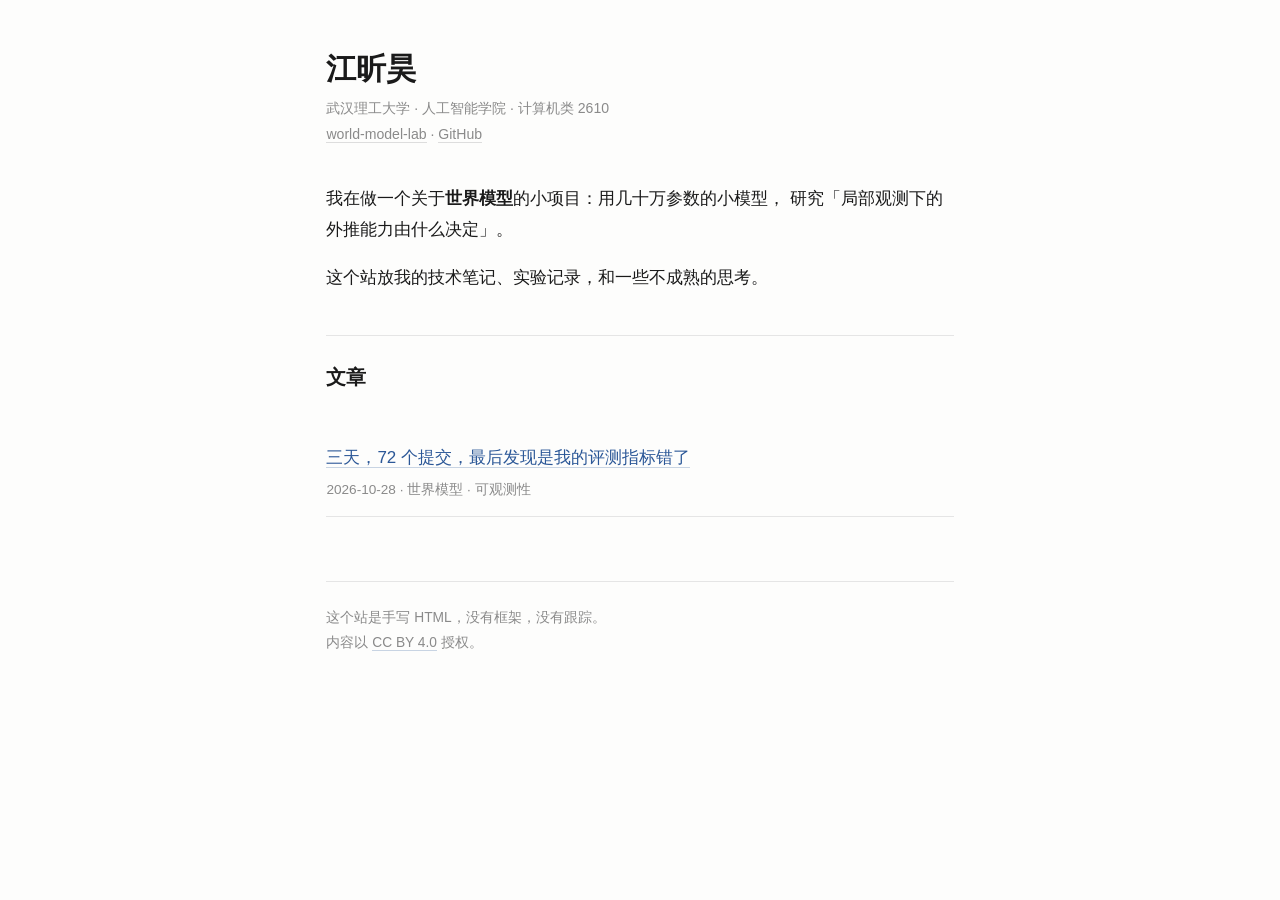
<file: index.html>
<!doctype html>
<html lang="zh-CN">
<head>
<meta charset="utf-8">
<meta name="viewport" content="width=device-width, initial-scale=1">
<title>江昕昊</title>
<meta name="description" content="关于世界模型、可观测性和其他。">
<link rel="stylesheet" href="/style.css">
</head>
<body>

<h1>江昕昊</h1>
<p class="meta">武汉理工大学 · 人工智能学院 · 计算机类 2610<br>
<a href="https://github.com/jiang270331/world-model-lab">world-model-lab</a> ·
<a href="https://github.com/jiang270331">GitHub</a></p>

<p>我在做一个关于<strong>世界模型</strong>的小项目：用几十万参数的小模型，
研究「局部观测下的外推能力由什么决定」。</p>

<p>这个站放我的技术笔记、实验记录，和一些不成熟的思考。</p>

<h2>文章</h2>
<ul class="postlist">
<li><a href="/blog/metric-mistake.html">三天，72 个提交，最后发现是我的评测指标错了</a>
<span class="d">2026-10-28 · 世界模型 · 可观测性</span></li>
</ul>

<footer>
<p>这个站是手写 HTML，没有框架，没有跟踪。<br>
内容以 <a href="https://creativecommons.org/licenses/by/4.0/deed.zh">CC BY 4.0</a> 授权。</p>
</footer>

</body>
</html>
</file>
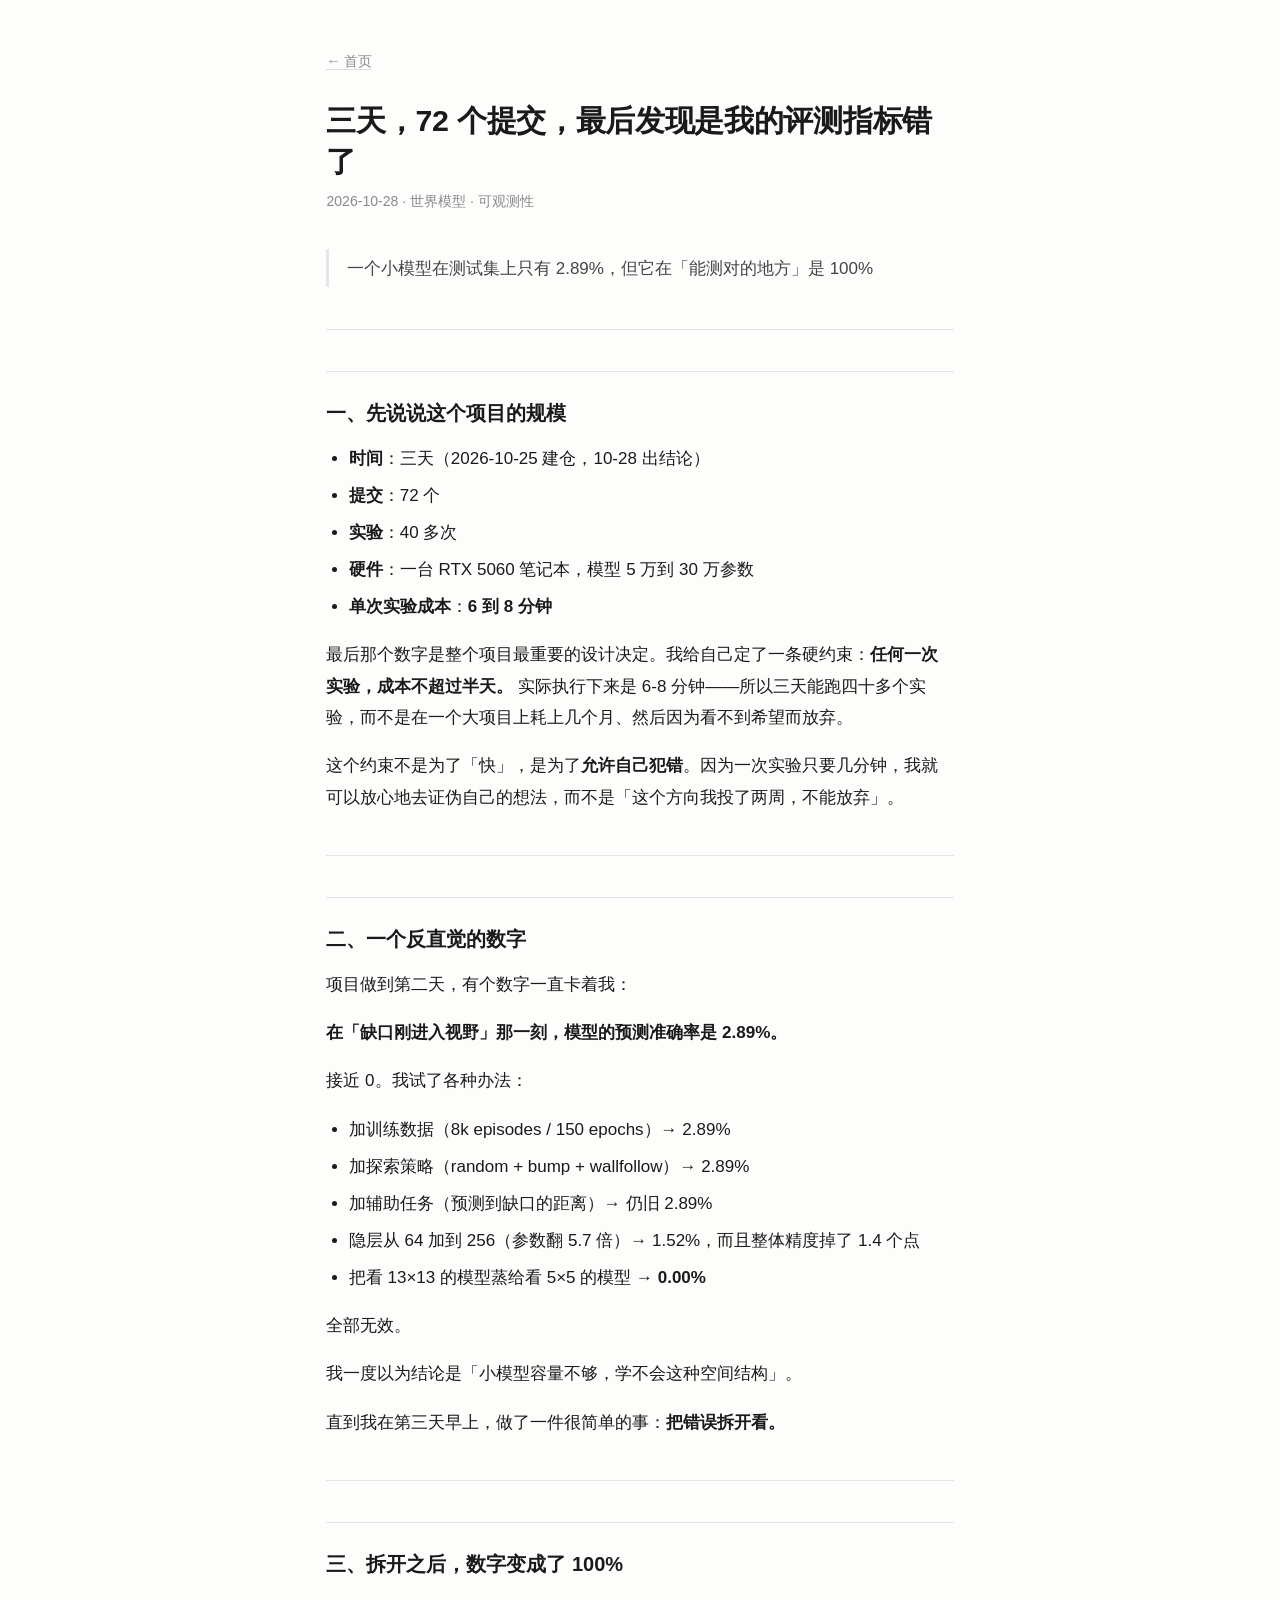
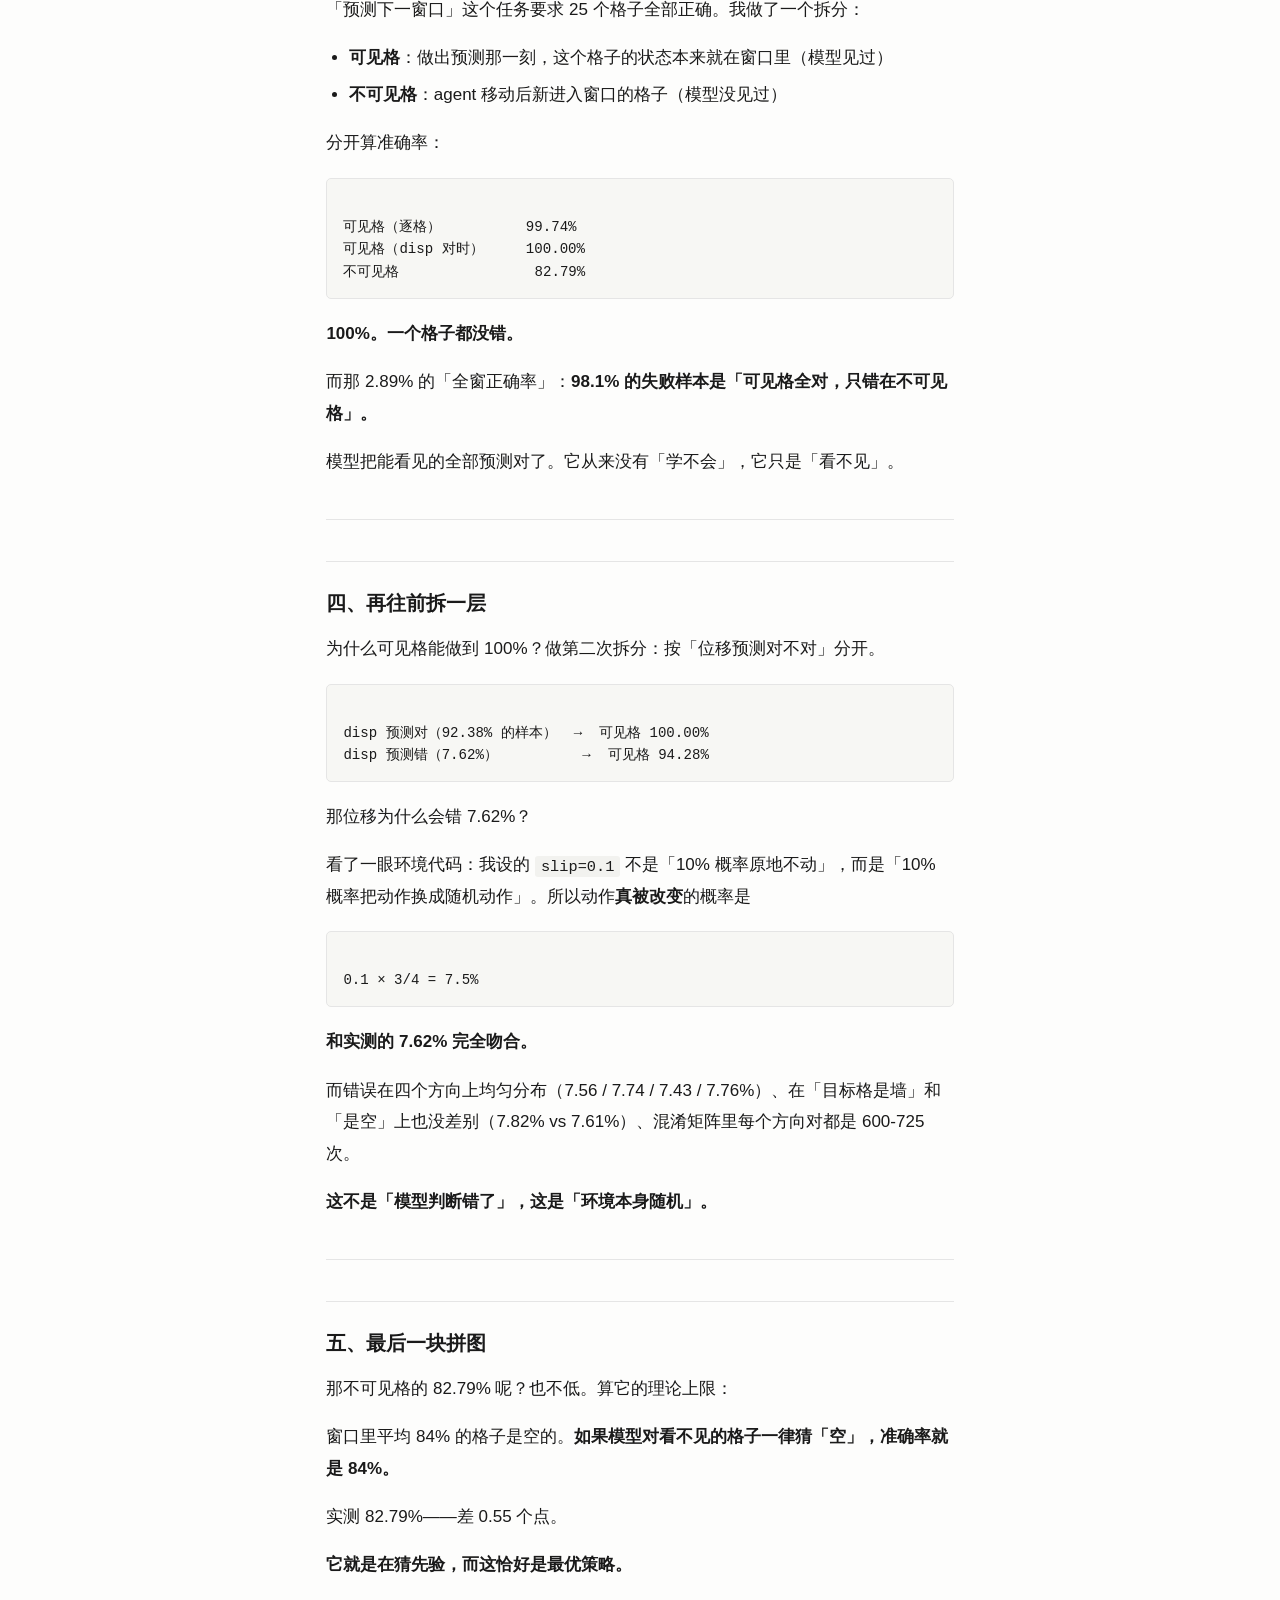
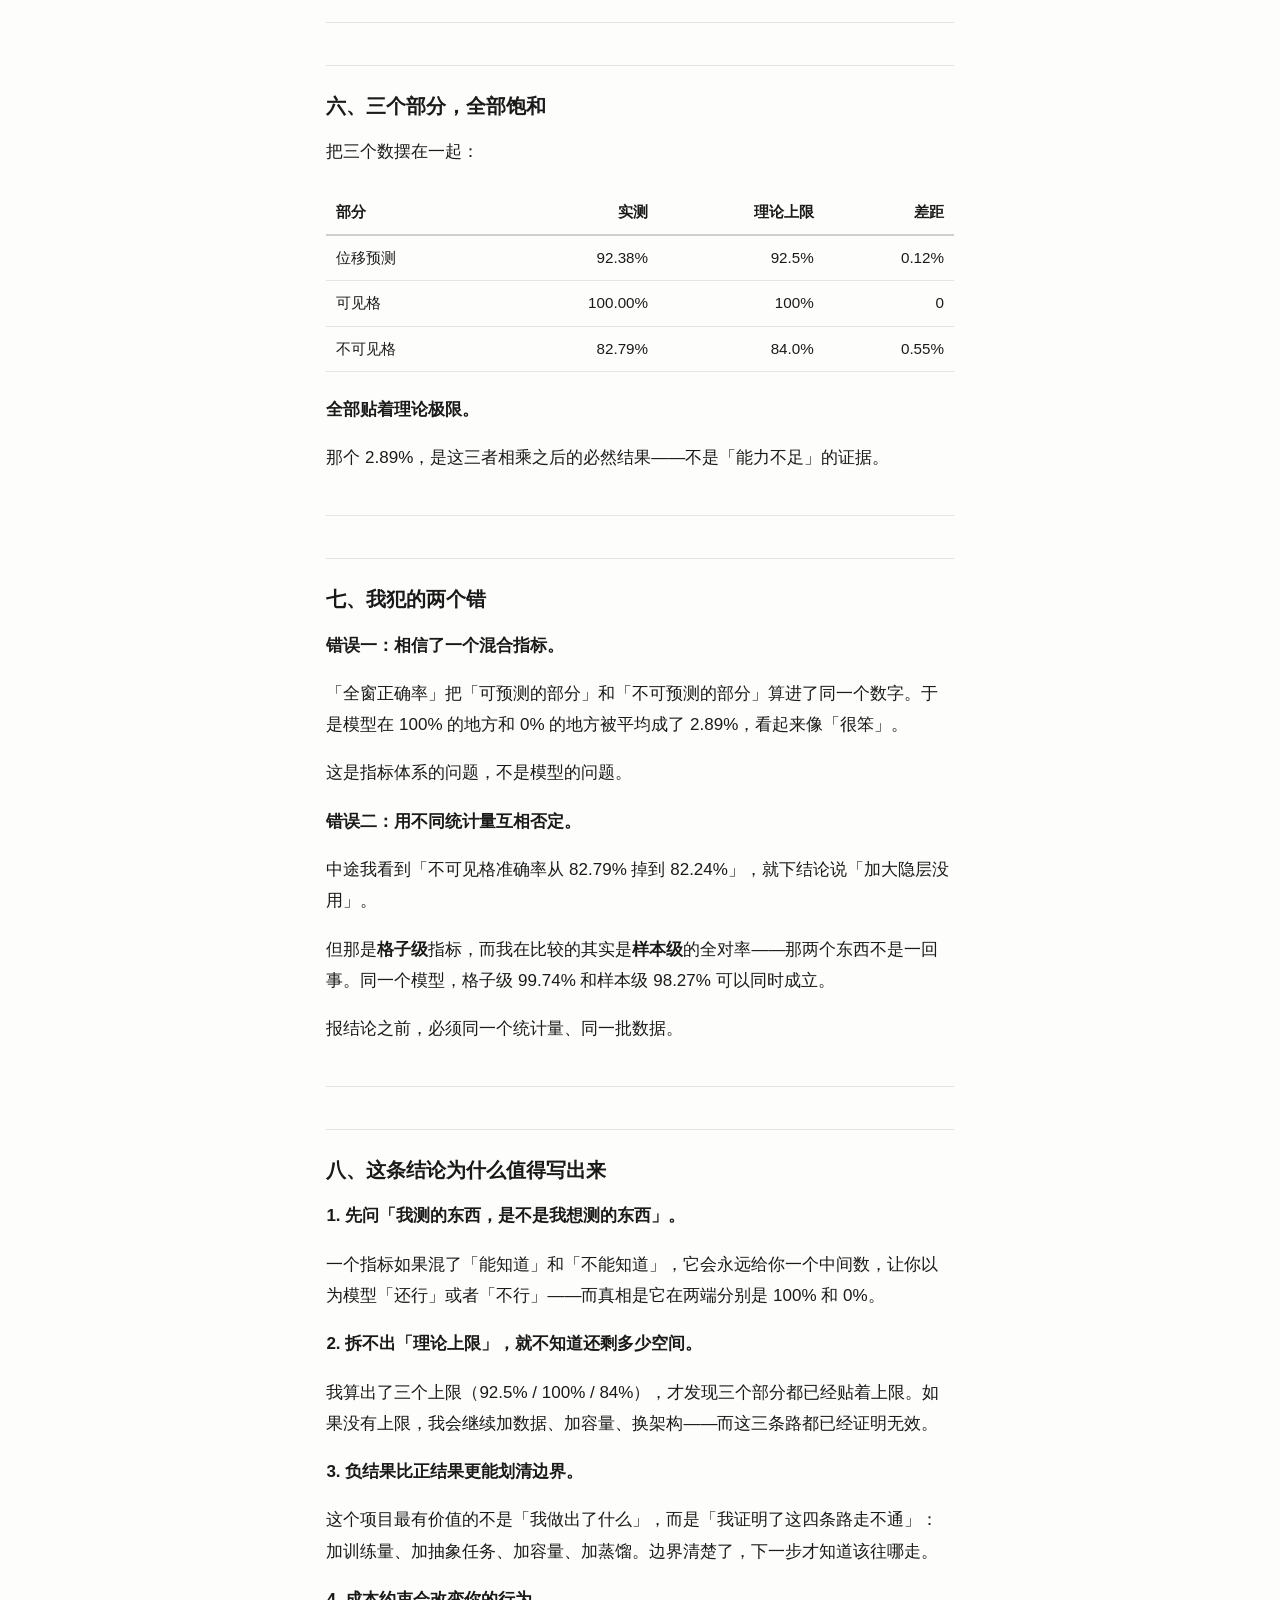
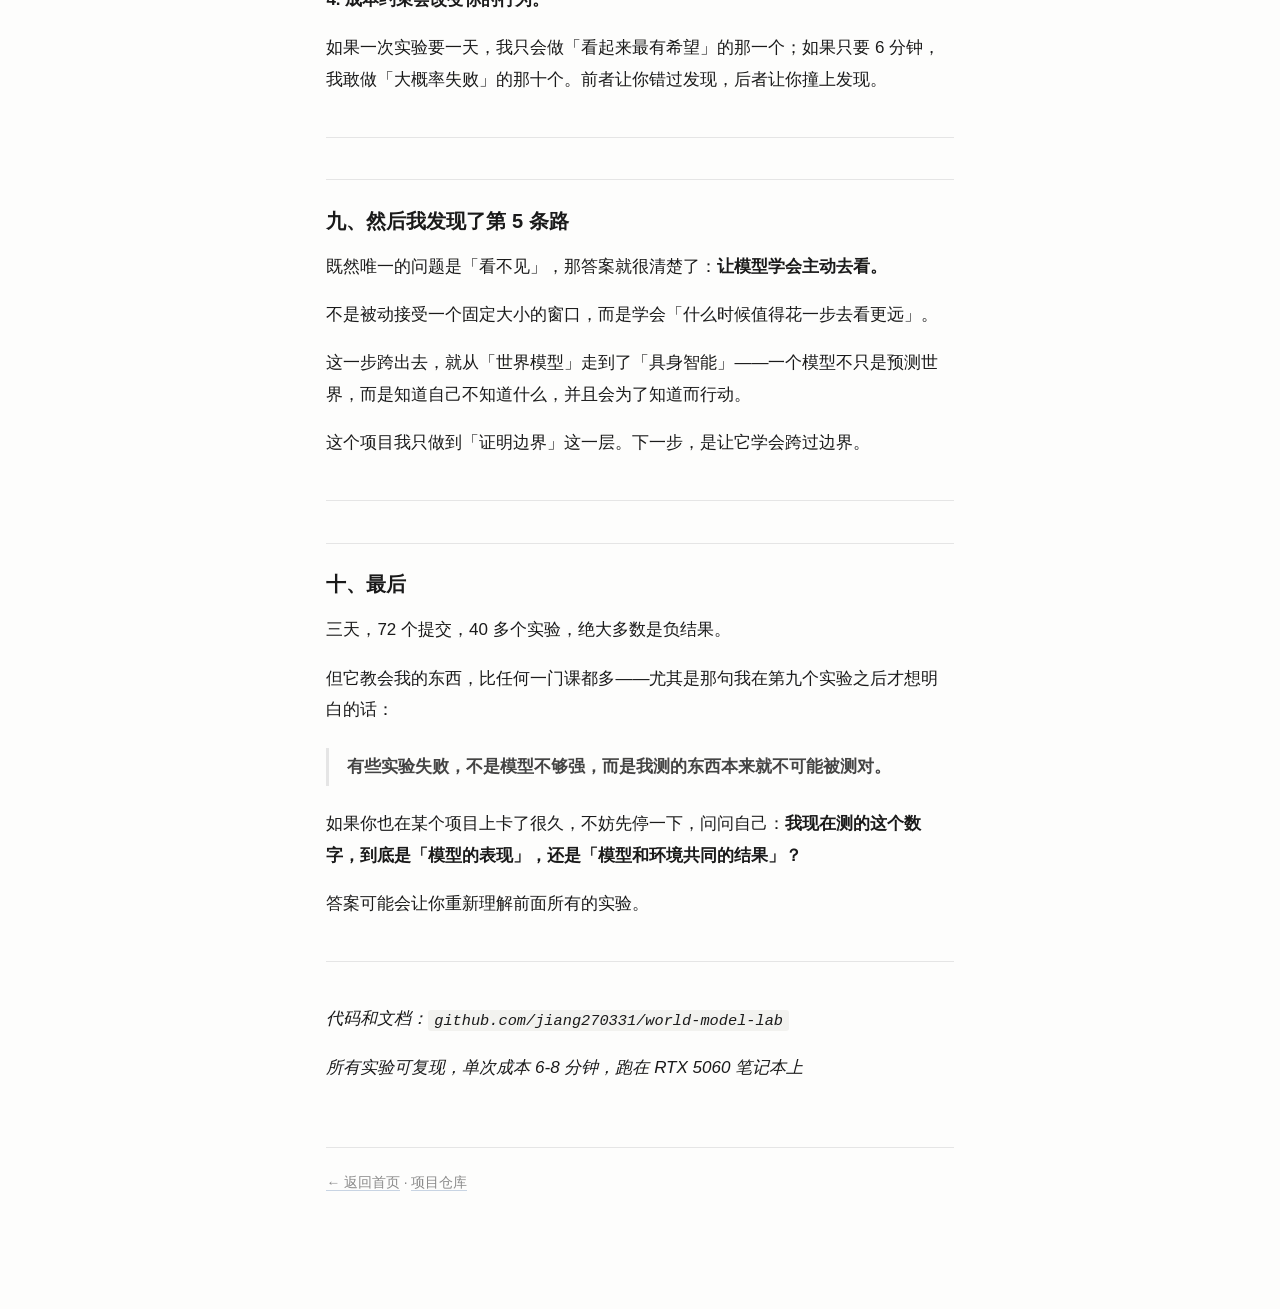
<file: blog/metric-mistake.html>
<!doctype html>
<html lang="zh-CN">
<head>
<meta charset="utf-8">
<meta name="viewport" content="width=device-width, initial-scale=1">
<title>三天，72 个提交，最后发现是我的评测指标错了 — 江昕昊</title>
<meta name="description" content="三天，72 个提交，40 多次实验，最后发现是评测指标错了。">
<link rel="stylesheet" href="/style.css">
</head>
<body>

<p class="meta" style="margin-bottom:1.6rem"><a href="/">← 首页</a></p>

<h1>三天，72 个提交，最后发现是我的评测指标错了</h1>
<p class="meta">2026-10-28 · 世界模型 · 可观测性</p>

<blockquote>一个小模型在测试集上只有 2.89%，但它在「能测对的地方」是 100%</blockquote>
<hr>
<h2>一、先说说这个项目的规模</h2>
<ul>
<li><strong>时间</strong>：三天（2026-10-25 建仓，10-28 出结论）</li>
<li><strong>提交</strong>：72 个</li>
<li><strong>实验</strong>：40 多次</li>
<li><strong>硬件</strong>：一台 RTX 5060 笔记本，模型 5 万到 30 万参数</li>
<li><strong>单次实验成本</strong>：<strong>6 到 8 分钟</strong></li>
</ul>
<p>最后那个数字是整个项目最重要的设计决定。我给自己定了一条硬约束：<strong>任何一次实验，成本不超过半天。</strong> 实际执行下来是 6-8 分钟——所以三天能跑四十多个实验，而不是在一个大项目上耗上几个月、然后因为看不到希望而放弃。</p>
<p>这个约束不是为了「快」，是为了<strong>允许自己犯错</strong>。因为一次实验只要几分钟，我就可以放心地去证伪自己的想法，而不是「这个方向我投了两周，不能放弃」。</p>
<hr>
<h2>二、一个反直觉的数字</h2>
<p>项目做到第二天，有个数字一直卡着我：</p>
<p><strong>在「缺口刚进入视野」那一刻，模型的预测准确率是 2.89%。</strong></p>
<p>接近 0。我试了各种办法：</p>
<ul>
<li>加训练数据（8k episodes / 150 epochs）→ 2.89%</li>
<li>加探索策略（random + bump + wallfollow）→ 2.89%</li>
<li>加辅助任务（预测到缺口的距离）→ 仍旧 2.89%</li>
<li>隐层从 64 加到 256（参数翻 5.7 倍）→ 1.52%，而且整体精度掉了 1.4 个点</li>
<li>把看 13×13 的模型蒸给看 5×5 的模型 → <strong>0.00%</strong></li>
</ul>
<p>全部无效。</p>
<p>我一度以为结论是「小模型容量不够，学不会这种空间结构」。</p>
<p>直到我在第三天早上，做了一件很简单的事：<strong>把错误拆开看。</strong></p>
<hr>
<h2>三、拆开之后，数字变成了 100%</h2>
<p>「预测下一窗口」这个任务要求 25 个格子全部正确。我做了一个拆分：</p>
<ul>
<li><strong>可见格</strong>：做出预测那一刻，这个格子的状态本来就在窗口里（模型见过）</li>
<li><strong>不可见格</strong>：agent 移动后新进入窗口的格子（模型没见过）</li>
</ul>
<p>分开算准确率：</p>
<pre><code>
可见格（逐格）          99.74%
可见格（disp 对时）     100.00%
不可见格                82.79%
</code></pre>
<p><strong>100%。一个格子都没错。</strong></p>
<p>而那 2.89% 的「全窗正确率」：<strong>98.1% 的失败样本是「可见格全对，只错在不可见格」。</strong></p>
<p>模型把能看见的全部预测对了。它从来没有「学不会」，它只是「看不见」。</p>
<hr>
<h2>四、再往前拆一层</h2>
<p>为什么可见格能做到 100%？做第二次拆分：按「位移预测对不对」分开。</p>
<pre><code>
disp 预测对（92.38% 的样本）  →  可见格 100.00%
disp 预测错（7.62%）          →  可见格 94.28%
</code></pre>
<p>那位移为什么会错 7.62%？</p>
<p>看了一眼环境代码：我设的 <code>slip=0.1</code> 不是「10% 概率原地不动」，而是「10% 概率把动作换成随机动作」。所以动作<strong>真被改变</strong>的概率是</p>
<pre><code>
0.1 × 3/4 = 7.5%
</code></pre>
<p><strong>和实测的 7.62% 完全吻合。</strong></p>
<p>而错误在四个方向上均匀分布（7.56 / 7.74 / 7.43 / 7.76%）、在「目标格是墙」和「是空」上也没差别（7.82% vs 7.61%）、混淆矩阵里每个方向对都是 600-725 次。</p>
<p><strong>这不是「模型判断错了」，这是「环境本身随机」。</strong></p>
<hr>
<h2>五、最后一块拼图</h2>
<p>那不可见格的 82.79% 呢？也不低。算它的理论上限：</p>
<p>窗口里平均 84% 的格子是空的。<strong>如果模型对看不见的格子一律猜「空」，准确率就是 84%。</strong></p>
<p>实测 82.79%——差 0.55 个点。</p>
<p><strong>它就是在猜先验，而这恰好是最优策略。</strong></p>
<hr>
<h2>六、三个部分，全部饱和</h2>
<p>把三个数摆在一起：</p>
<table><thead><tr>
<th>部分</th>
<th>实测</th>
<th>理论上限</th>
<th>差距</th>
</tr></thead><tbody>
<tr>
<td>位移预测</td>
<td>92.38%</td>
<td>92.5%</td>
<td>0.12%</td>
</tr>
<tr>
<td>可见格</td>
<td>100.00%</td>
<td>100%</td>
<td>0</td>
</tr>
<tr>
<td>不可见格</td>
<td>82.79%</td>
<td>84.0%</td>
<td>0.55%</td>
</tr>
</tbody></table>
<p><strong>全部贴着理论极限。</strong></p>
<p>那个 2.89%，是这三者相乘之后的必然结果——不是「能力不足」的证据。</p>
<hr>
<h2>七、我犯的两个错</h2>
<p><strong>错误一：相信了一个混合指标。</strong></p>
<p>「全窗正确率」把「可预测的部分」和「不可预测的部分」算进了同一个数字。于是模型在 100% 的地方和 0% 的地方被平均成了 2.89%，看起来像「很笨」。</p>
<p>这是指标体系的问题，不是模型的问题。</p>
<p><strong>错误二：用不同统计量互相否定。</strong></p>
<p>中途我看到「不可见格准确率从 82.79% 掉到 82.24%」，就下结论说「加大隐层没用」。</p>
<p>但那是<strong>格子级</strong>指标，而我在比较的其实是<strong>样本级</strong>的全对率——那两个东西不是一回事。同一个模型，格子级 99.74% 和样本级 98.27% 可以同时成立。</p>
<p>报结论之前，必须同一个统计量、同一批数据。</p>
<hr>
<h2>八、这条结论为什么值得写出来</h2>
<p><strong>1. 先问「我测的东西，是不是我想测的东西」。</strong></p>
<p>一个指标如果混了「能知道」和「不能知道」，它会永远给你一个中间数，让你以为模型「还行」或者「不行」——而真相是它在两端分别是 100% 和 0%。</p>
<p><strong>2. 拆不出「理论上限」，就不知道还剩多少空间。</strong></p>
<p>我算出了三个上限（92.5% / 100% / 84%），才发现三个部分都已经贴着上限。如果没有上限，我会继续加数据、加容量、换架构——而这三条路都已经证明无效。</p>
<p><strong>3. 负结果比正结果更能划清边界。</strong></p>
<p>这个项目最有价值的不是「我做出了什么」，而是「我证明了这四条路走不通」：加训练量、加抽象任务、加容量、加蒸馏。边界清楚了，下一步才知道该往哪走。</p>
<p><strong>4. 成本约束会改变你的行为。</strong></p>
<p>如果一次实验要一天，我只会做「看起来最有希望」的那一个；如果只要 6 分钟，我敢做「大概率失败」的那十个。前者让你错过发现，后者让你撞上发现。</p>
<hr>
<h2>九、然后我发现了第 5 条路</h2>
<p>既然唯一的问题是「看不见」，那答案就很清楚了：<strong>让模型学会主动去看。</strong></p>
<p>不是被动接受一个固定大小的窗口，而是学会「什么时候值得花一步去看更远」。</p>
<p>这一步跨出去，就从「世界模型」走到了「具身智能」——一个模型不只是预测世界，而是知道自己不知道什么，并且会为了知道而行动。</p>
<p>这个项目我只做到「证明边界」这一层。下一步，是让它学会跨过边界。</p>
<hr>
<h2>十、最后</h2>
<p>三天，72 个提交，40 多个实验，绝大多数是负结果。</p>
<p>但它教会我的东西，比任何一门课都多——尤其是那句我在第九个实验之后才想明白的话：</p>
<blockquote><strong>有些实验失败，不是模型不够强，而是我测的东西本来就不可能被测对。</strong></blockquote>
<p>如果你也在某个项目上卡了很久，不妨先停一下，问问自己：<strong>我现在测的这个数字，到底是「模型的表现」，还是「模型和环境共同的结果」？</strong></p>
<p>答案可能会让你重新理解前面所有的实验。</p>
<hr>
<p><em>代码和文档：<code>github.com/jiang270331/world-model-lab</code></em></p>
<p><em>所有实验可复现，单次成本 6-8 分钟，跑在 RTX 5060 笔记本上</em></p>

<footer>
<p><a href="/">← 返回首页</a> ·
<a href="https://github.com/jiang270331/world-model-lab">项目仓库</a></p>
</footer>

</body>
</html>
</file>
<file: style.css>
/* 极简黑白，能读就行 */
:root { --fg:#1a1a1a; --bg:#fdfdfc; --mute:#8a8a8a; --line:#e5e5e5; --accent:#2b5797; }
* { box-sizing: border-box; }
html { -webkit-text-size-adjust: 100%; }
body {
  margin: 0 auto; padding: 3rem 1.4rem 6rem; max-width: 42rem;
  background: var(--bg); color: var(--fg);
  font: 17px/1.85 -apple-system, "Segoe UI", "Microsoft YaHei", "PingFang SC", sans-serif;
}
h1 { font-size: 1.9rem; line-height: 1.35; margin: 0 0 .4rem; letter-spacing: -.01em; }
h2 { font-size: 1.25rem; margin: 2.6rem 0 .7rem; padding-top: 1.4rem; border-top: 1px solid var(--line); }
h3 { font-size: 1.05rem; margin: 1.8rem 0 .5rem; }
p { margin: 0 0 1.05rem; }
a { color: var(--accent); text-decoration: none; border-bottom: 1px solid rgba(43,87,151,.25); }
a:hover { border-bottom-color: var(--accent); }
ul, ol { margin: 0 0 1.05rem; padding-left: 1.4rem; }
li { margin-bottom: .35rem; }
blockquote {
  margin: 1.4rem 0; padding: .2rem 0 .2rem 1.1rem;
  border-left: 3px solid var(--line); color: #444;
}
code {
  font-family: "Cascadia Code", Consolas, Menlo, monospace;
  font-size: .9em; background: #f2f2ef; padding: .12em .38em; border-radius: 3px;
}
pre {
  background: #f7f7f4; border: 1px solid var(--line); border-radius: 5px;
  padding: .9rem 1rem; overflow-x: auto; line-height: 1.6;
  font-size: .88rem; margin: 1.2rem 0;
}
pre code { background: none; padding: 0; font-size: inherit; }
table { border-collapse: collapse; width: 100%; margin: 1.4rem 0; font-size: .95rem; }
th, td { text-align: left; padding: .5rem .6rem; border-bottom: 1px solid var(--line); }
th { font-weight: 600; border-bottom: 2px solid #cfcfcf; }
td:not(:first-child), th:not(:first-child) { text-align: right; font-variant-numeric: tabular-nums; }
hr { border: 0; border-top: 1px solid var(--line); margin: 2.6rem 0; }
.meta { color: var(--mute); font-size: .88rem; margin: 0 0 2.2rem; }
.meta a { color: var(--mute); border-bottom-color: #ddd; }
footer { margin-top: 4rem; padding-top: 1.4rem; border-top: 1px solid var(--line);
         color: var(--mute); font-size: .86rem; }
footer a { color: var(--mute); }
.postlist { list-style: none; padding: 0; margin: 2rem 0 0; }
.postlist li { padding: .9rem 0; border-bottom: 1px solid var(--line); margin: 0; }
.postlist .d { color: var(--mute); font-size: .85rem; display: block; margin-top: .2rem; }
@media (max-width: 600px) { body { padding: 2rem 1.1rem 4rem; font-size: 16px; } h1 { font-size: 1.6rem; } }
</file>
